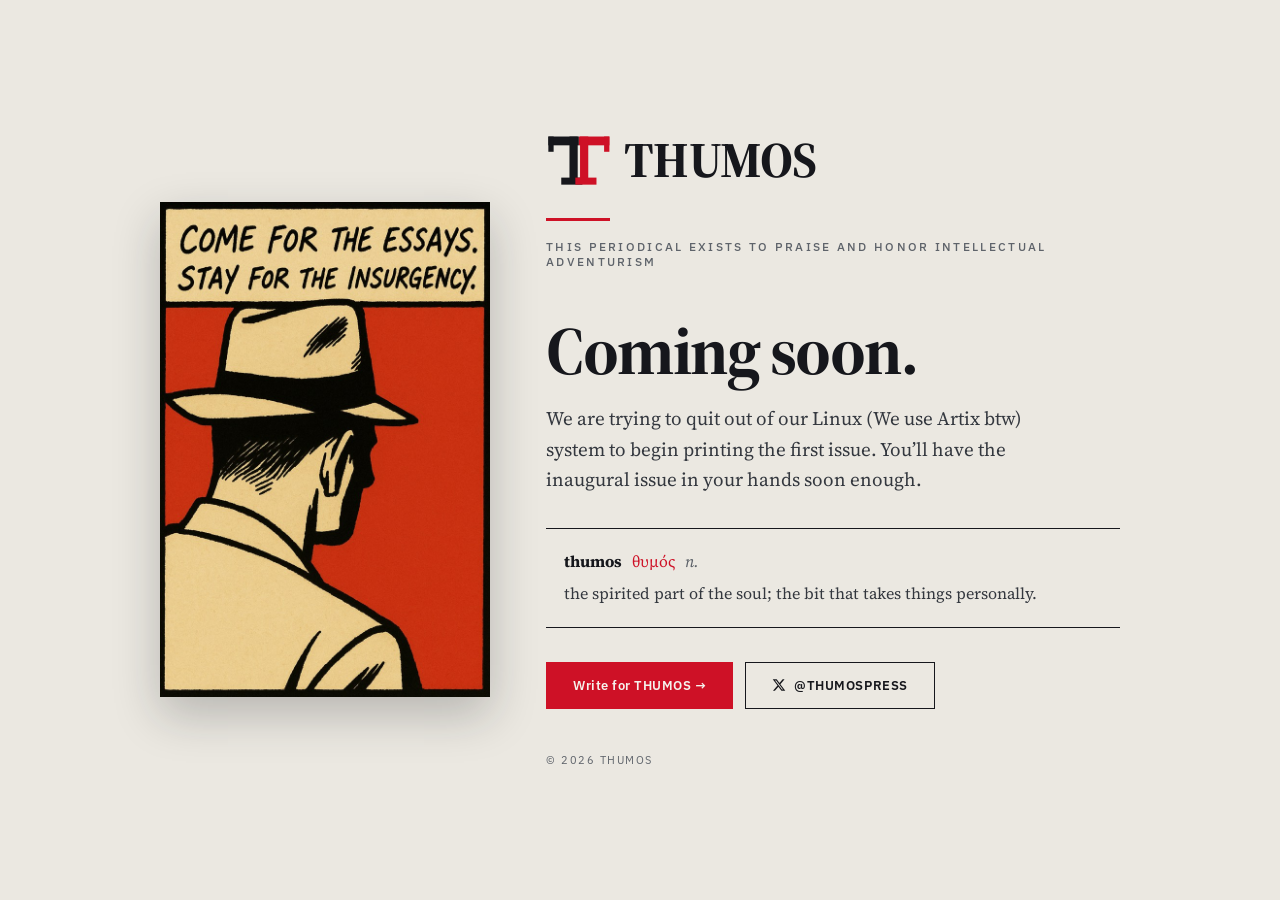
<file: index.html>
<!DOCTYPE html>
<html lang="en">
<head>
<meta charset="utf-8">
<meta name="viewport" content="width=device-width, initial-scale=1">
<title>THUMOS — Coming soon</title>
<meta name="description" content="THUMOS — this periodical exists to praise and honor intellectual adventurism. The first issue is in preparation.">

<link rel="canonical" href="https://thumospress.com/">
<meta property="og:type" content="website">
<meta property="og:site_name" content="THUMOS">
<meta property="og:title" content="THUMOS — Coming soon">
<meta property="og:description" content="This periodical exists to praise and honor intellectual adventurism. The inaugural issue is on its way.">
<meta property="og:url" content="https://thumospress.com/">
<meta property="og:image" content="https://thumospress.com/icon-512.png">
<meta name="twitter:card" content="summary">
<meta name="twitter:site" content="@THUMOSPRESS">
<meta name="twitter:title" content="THUMOS — Coming soon">
<meta name="twitter:description" content="This periodical exists to praise and honor intellectual adventurism.">
<meta name="twitter:image" content="https://thumospress.com/icon-512.png">

<link rel="manifest" href="manifest.json">
<meta name="theme-color" content="#EBE8E1">
<link rel="icon" type="image/png" sizes="32x32" href="favicon-32.png">
<link rel="icon" type="image/png" sizes="192x192" href="icon-192.png">
<link rel="apple-touch-icon" href="apple-touch-icon.png">

<link rel="preconnect" href="https://fonts.googleapis.com">
<link rel="preconnect" href="https://fonts.gstatic.com" crossorigin>
<link href="https://fonts.googleapis.com/css2?family=Source+Serif+4:ital,opsz,wght@0,8..60,400;0,8..60,600;0,8..60,700;1,8..60,400&family=IBM+Plex+Sans:wght@400;500;600&display=swap" rel="stylesheet">
<link rel="stylesheet" href="styles.css">
</head>
<body class="holding">

<main class="holding-wrap">
  <div class="holding-inner">

    <figure class="hb-poster">
      <img src="come-for-the-essays.jpg"
           width="680" height="1020"
           alt="Poster: a man in a fedora seen from behind against a red ground, above the words “Come for the essays. Stay for the insurgency.”"
           onerror="this.closest('.hb-poster').hidden = true">
    </figure>

    <div class="hb-brand">
    <a class="brand" href="./">
      <svg class="mono" viewBox="4 2 112 92" role="img" aria-label="THUMOS">
        <g class="mono-a">
          <rect x="8" y="8" width="52" height="15"/>
          <rect x="8" y="8" width="9" height="26"/>
          <rect x="44" y="8" width="14" height="80"/>
          <rect x="30" y="78" width="36" height="12"/>
        </g>
        <g class="mono-b">
          <rect x="60" y="8" width="52" height="15"/>
          <rect x="103" y="8" width="9" height="26"/>
          <rect x="62" y="8" width="14" height="80"/>
          <rect x="54" y="78" width="36" height="12"/>
        </g>
      </svg>
      <span class="brand-word">THUMOS</span>
    </a>

    <div class="brand-rule"></div>
    <div class="brand-tag">This periodical exists to praise and honor intellectual adventurism</div>
    </div>

    <div class="hb-copy">

    <h1 class="holding-title">Coming soon.</h1>

    <p class="holding-dek">
      We are trying to quit out of our Linux (We use Artix btw) system to begin
      printing the first issue. You’ll have the inaugural issue in your hands
      soon enough.
    </p>

    <div class="definition">
      <span class="def-word">thumos</span>
      <span class="def-greek">θυμός</span>
      <span class="def-pos">n.</span>
      <span class="def-body">the spirited part of the soul; the bit that takes things personally.</span>
    </div>

    <div class="holding-actions">
      <a class="btn-red" href="write.html">Write for THUMOS →</a>
      <a class="btn-ghost" href="https://x.com/THUMOSPRESS" target="_blank" rel="noopener noreferrer">
        <svg viewBox="0 0 24 24" width="14" height="14" fill="currentColor" aria-hidden="true">
          <path d="M18.244 2.25h3.308l-7.227 8.26 8.502 11.24H16.17l-5.214-6.817L4.99 21.75H1.68l7.73-8.835L1.254 2.25H8.08l4.713 6.231zm-1.161 17.52h1.833L7.084 4.126H5.117z"/>
        </svg>
        @THUMOSPRESS
      </a>
    </div>

    <div class="holding-foot">© 2026 THUMOS</div>

    </div>

  </div>
</main>

<script src="cleanup.js"></script>
</body>
</html>
</file>
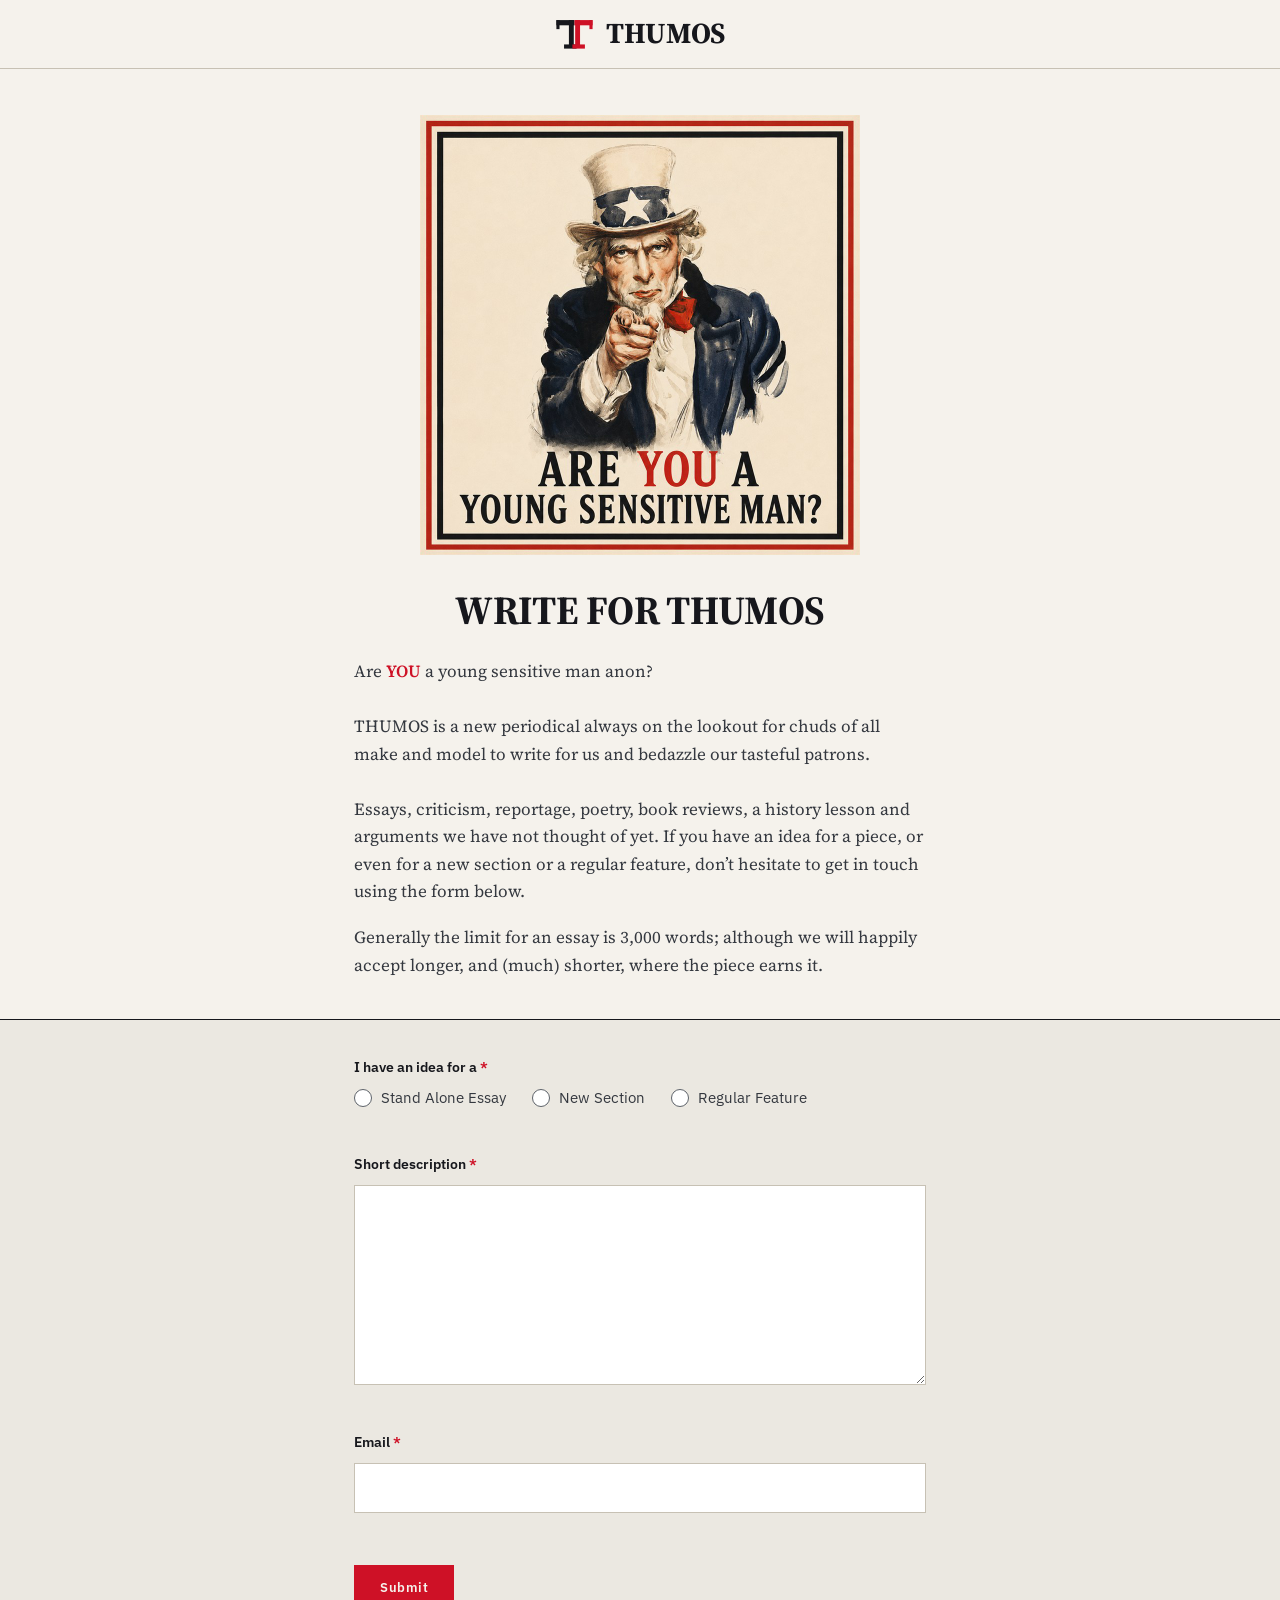
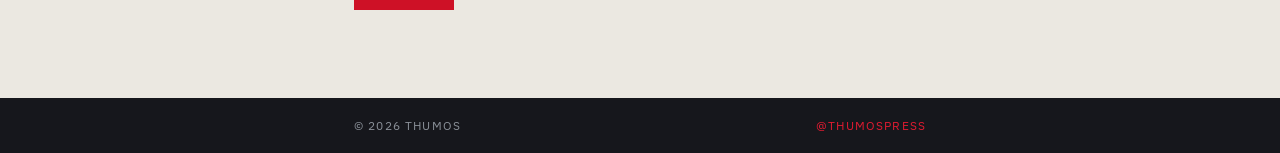
<file: write.html>
<!DOCTYPE html>
<html lang="en">
<head>
<meta charset="utf-8">
<meta name="viewport" content="width=device-width, initial-scale=1">
<title>Write for THUMOS</title>
<meta name="description" content="THUMOS is looking for contributors — essays, criticism, reportage, poetry, book reviews and arguments we have not thought of yet. Pitch us here.">

<link rel="canonical" href="https://thumospress.com/write.html">
<meta property="og:type" content="website">
<meta property="og:site_name" content="THUMOS">
<meta property="og:title" content="Write for THUMOS">
<meta property="og:description" content="Always on the lookout for essays, criticism, reportage, poetry, book reviews and arguments we have not thought of yet. Tell us your idea.">
<meta property="og:url" content="https://thumospress.com/write.html">
<meta property="og:image" content="https://thumospress.com/icon-512.png">
<meta name="twitter:card" content="summary">
<meta name="twitter:site" content="@THUMOSPRESS">
<meta name="twitter:title" content="Write for THUMOS">
<meta name="twitter:description" content="We are looking for contributors. Tell us your idea.">
<meta name="twitter:image" content="https://thumospress.com/icon-512.png">

<link rel="manifest" href="manifest.json">
<meta name="theme-color" content="#EBE8E1">
<link rel="icon" type="image/png" sizes="32x32" href="favicon-32.png">
<link rel="icon" type="image/png" sizes="192x192" href="icon-192.png">
<link rel="apple-touch-icon" href="apple-touch-icon.png">

<link rel="preconnect" href="https://fonts.googleapis.com">
<link rel="preconnect" href="https://fonts.gstatic.com" crossorigin>
<link href="https://fonts.googleapis.com/css2?family=Source+Serif+4:ital,opsz,wght@0,8..60,400;0,8..60,600;0,8..60,700;1,8..60,400&family=IBM+Plex+Sans:wght@400;500;600&display=swap" rel="stylesheet">
<link rel="stylesheet" href="styles.css">
</head>
<body>

<header class="topbar">
  <a class="brand small" href="./">
    <svg class="mono" viewBox="4 2 112 92" role="img" aria-label="THUMOS">
      <g class="mono-a">
        <rect x="8" y="8" width="52" height="15"/>
        <rect x="8" y="8" width="9" height="26"/>
        <rect x="44" y="8" width="14" height="80"/>
        <rect x="30" y="78" width="36" height="12"/>
      </g>
      <g class="mono-b">
        <rect x="60" y="8" width="52" height="15"/>
        <rect x="103" y="8" width="9" height="26"/>
        <rect x="62" y="8" width="14" height="80"/>
        <rect x="54" y="78" width="36" height="12"/>
      </g>
    </svg>
    <span class="brand-word">THUMOS</span>
  </a>
</header>

<!-- ============ Intro ============ -->
<section class="intro-band">
  <div class="col">

    <!-- If the file is missing the figure hides itself rather than
         leaving a broken-image box on the page. -->
    <figure class="poster">
      <img src="young-sensitive-man.jpg"
           width="880" height="880"
           alt="Recruitment poster: Uncle Sam points at the reader above the words “Are you a young sensitive man?”"
           onerror="this.closest('.poster').hidden = true">
    </figure>

    <h1 class="page-title">Write for THUMOS</h1>

    <p>
      Are <span class="you">YOU</span> a young sensitive man anon? 
      <br>
      <br>
      THUMOS is a new periodical always on the lookout for chuds of all make and model to write for
      us and bedazzle our tasteful patrons. 
      <br>
      <br>
      Essays, criticism, reportage, poetry, book reviews, a history lesson and arguments we have not thought of yet. If
      you have an idea for a piece, or even for a new section or a regular feature,
      don’t hesitate to get in touch using the form below.
    </p>

    <p>
      Generally the limit for an essay is 3,000 words; although we will happily
      accept longer, and (much) shorter, where the piece earns it.
    </p>
  </div>
</section>

<div class="hard-rule"></div>

<!-- ============ Form ============ -->
<section class="form-band">
  <div class="col">

    <form id="pitch-form"
          action="https://formsubmit.co/submission@thumospress.com"
          method="POST"
          novalidate>

      <!-- Bot trap: real people never see or fill this. -->
      <input type="text" name="_honey" class="honey" tabindex="-1" autocomplete="off" aria-hidden="true">
      <input type="hidden" name="_subject" value="THUMOS — new pitch">
      <input type="hidden" name="_template" value="table">
      <input type="hidden" name="_captcha" value="false">

      <fieldset class="field">
        <legend class="lab">I have an idea for a <span class="req">*</span></legend>
        <div class="radios">
          <label class="radio">
            <input type="radio" name="Idea for" value="Stand Alone Essay">
            <span>Stand Alone Essay</span>
          </label>
          <label class="radio">
            <input type="radio" name="Idea for" value="New Section">
            <span>New Section</span>
          </label>
          <label class="radio">
            <input type="radio" name="Idea for" value="Regular Feature">
            <span>Regular Feature</span>
          </label>
        </div>
        <div class="err" data-err="idea"></div>
      </fieldset>

      <div class="field">
        <label class="lab" for="description">Short description <span class="req">*</span></label>
        <textarea id="description" name="Description" rows="7"></textarea>
        <div class="err" data-err="description"></div>
      </div>

      <div class="field">
        <label class="lab" for="email">Email <span class="req">*</span></label>
        <input id="email" name="Email" type="email" autocomplete="email">
        <div class="err" data-err="email"></div>
      </div>

      <button class="btn-red submit" type="submit" id="pitch-submit">Submit</button>

      <div class="form-status" id="form-status" role="status" aria-live="polite"></div>
    </form>

    <div class="thanks" id="thanks" hidden>
      <div class="thanks-t">Thank you — your idea is with us.</div>
      <div class="thanks-d">
        We read everything that comes in and reply when a piece is right for us.
        If you would rather write to a person, we are at
        <a href="mailto:submission@thumospress.com">submission@thumospress.com</a>.
      </div>
      <a class="btn-ghost" href="./">← Back to THUMOS</a>
    </div>

  </div>
</section>

<footer class="foot">
  <div class="col foot-inner">
    <span>© 2026 THUMOS</span>
    <a href="https://x.com/THUMOSPRESS" target="_blank" rel="noopener noreferrer">@THUMOSPRESS</a>
  </div>
</footer>

<script src="form.js"></script>
<script src="cleanup.js"></script>
</body>
</html>
</file>
<file: styles.css>
/* ============================================================
   THUMOS — holding page + submissions
   ============================================================ */

:root {
  --ink: #16171C;
  --paper: #EBE8E1;
  --cream: #F5F2EC;
  --white: #FFFFFF;
  --body-ink: #34383F;
  --gray: #5E636A;
  --border: #C7C1B4;
  --red: #CE1126;
  --red-hot: #E11B31;
  --on-red: #F5F2EC;

  --serif: 'Source Serif 4', Georgia, serif;
  --sans: 'IBM Plex Sans', system-ui, sans-serif;
}

* { box-sizing: border-box; }

body {
  margin: 0;
  background: var(--paper);
  color: var(--ink);
  font-family: var(--serif);
  -webkit-font-smoothing: antialiased;
}

a { color: inherit; text-decoration: none; }
::selection { background: var(--red); color: var(--on-red); }
:focus-visible { outline: 2px solid var(--red); outline-offset: 3px; }

/* Centred reading column, shared by both pages. */
.col { max-width: 620px; margin: 0 auto; padding: 0 24px; }

/* ============ Brand ============ */

/* The monogram has ONE colourway: ink T + red T, on a light ground.
   Never recolour it to suit a background — if a background fights the
   logo, change the background. Every surface the logo sits on is light
   for exactly this reason. */
.brand { display: inline-flex; align-items: center; gap: 12px; }
.brand .mono { height: 54px; width: auto; display: block; }
.brand .mono-a { fill: var(--ink); }
.brand .mono-b { fill: var(--red); }
.brand .brand-word {
  color: var(--ink);
  font-weight: 700;
  font-size: 50px;
  letter-spacing: -.01em;
  line-height: .8;
}
.brand.small .mono { height: 32px; }
.brand.small .brand-word { font-size: 29px; }

/* ============ Holding page ============ */

body.holding { background: var(--paper); color: var(--ink); }

.holding-wrap {
  min-height: 100vh;
  min-height: 100svh;
  display: flex;
  align-items: center;
  justify-content: center;
  padding: 48px 24px;
}
/* Poster on the left, brand and copy stacked on the right. The poster
   spans both rows so it stays optically centred against the text. */
.holding-inner {
  max-width: 960px;
  width: 100%;
  display: grid;
  grid-template-columns: 330px 1fr;
  grid-template-areas:
    "poster brand"
    "poster copy";
  align-content: center;
  column-gap: 56px;
  text-align: left;
}

.hb-poster { grid-area: poster; align-self: center; margin: 0; }
.hb-poster[hidden] { display: none; }
.hb-poster img {
  display: block;
  width: 100%;
  height: auto;
  box-shadow: 0 18px 44px rgba(22, 23, 28, .24);
}

.hb-brand { grid-area: brand; }
.hb-copy { grid-area: copy; margin-top: 26px; }

.brand-rule {
  width: 64px;
  height: 3px;
  background: var(--red);
  margin: 26px 0 0;
}
.brand-tag {
  font-family: var(--sans);
  font-size: 11.5px;
  font-weight: 500;
  letter-spacing: .2em;
  text-transform: uppercase;
  color: var(--gray);
  margin-top: 18px;
}

.holding-title {
  font-weight: 700;
  font-size: 68px;
  line-height: 1;
  letter-spacing: -.03em;
  margin: 22px 0 0;
}
.holding-dek {
  font-size: 19px;
  line-height: 1.6;
  color: var(--body-ink);
  margin: 18px 0 0;
  max-width: 480px;
  text-wrap: pretty;
}

.definition {
  border-top: 1px solid var(--ink);
  border-bottom: 1px solid var(--ink);
  padding: 20px 18px;
  margin: 34px 0 0;
  font-size: 16px;
  line-height: 1.6;
  color: var(--body-ink);
}
.definition .def-word { font-weight: 700; color: var(--ink); }
.definition .def-greek { color: var(--red); margin-left: 6px; }
.definition .def-pos { font-style: italic; margin-left: 6px; color: var(--gray); }
.definition .def-body { display: block; margin-top: 6px; }

.holding-actions {
  display: flex;
  gap: 12px;
  justify-content: flex-start;
  flex-wrap: wrap;
  margin-top: 34px;
}

.holding-foot {
  font-family: var(--sans);
  font-size: 11px;
  letter-spacing: .14em;
  text-transform: uppercase;
  color: var(--gray);
  margin-top: 44px;
}

/* ============ Buttons ============ */

.btn-red,
.btn-ghost {
  display: inline-flex;
  align-items: center;
  gap: 8px;
  font-family: var(--sans);
  font-size: 13px;
  font-weight: 600;
  letter-spacing: .04em;
  padding: 14px 26px;
  border: 1.5px solid transparent;
  transition: background-color .15s ease, color .15s ease, border-color .15s ease;
}
.btn-red { background: var(--red); color: var(--on-red); }
.btn-red:hover { background: var(--red-hot); }
.btn-ghost { border-color: var(--ink); color: var(--ink); }
.btn-ghost:hover { background: var(--ink); color: var(--paper); }

/* ============ Write page ============ */

.topbar {
  background: var(--cream);
  padding: 18px 24px;
  display: flex;
  justify-content: center;
  border-bottom: 1px solid var(--border);
}

.intro-band { background: var(--cream); padding: 46px 0 40px; }

/* The poster carries its own red-and-black border, so it needs no frame
   here — its cream ground sits almost flush with the page. */
.poster { margin: 0 0 34px; }
.poster[hidden] { display: none; }
.poster img {
  display: block;
  width: 100%;
  max-width: 440px;
  height: auto;
  margin: 0 auto;
}

.page-title {
  font-weight: 700;
  font-size: 40px;
  line-height: 1.08;
  letter-spacing: -.01em;
  text-transform: uppercase;
  text-align: center;
  margin: 0 0 26px;
  text-wrap: balance;
}
.intro-band p {
  font-size: 17px;
  line-height: 1.62;
  color: var(--body-ink);
  margin: 0 0 18px;
}
/* Picks up the red "YOU" from the poster directly above. */
.intro-band .you { color: var(--red); font-weight: 600; }
.intro-band p:last-child { margin-bottom: 0; }

.hard-rule { border-top: 1px solid var(--ink); }

.form-band { background: var(--paper); padding: 38px 0 54px; }

/* ============ Form ============ */

.field { margin: 0 0 26px; padding: 0; border: 0; }

.lab {
  display: block;
  font-family: var(--sans);
  font-size: 14px;
  font-weight: 600;
  color: var(--ink);
  margin-bottom: 12px;
  padding: 0;
}
.req { color: var(--red); }

.radios { display: flex; flex-wrap: wrap; gap: 10px 26px; }
.radio {
  display: inline-flex;
  align-items: center;
  gap: 9px;
  font-family: var(--sans);
  font-size: 15px;
  color: var(--body-ink);
  cursor: pointer;
}
.radio input {
  appearance: none;
  -webkit-appearance: none;
  width: 18px;
  height: 18px;
  margin: 0;
  border: 1.5px solid var(--gray);
  border-radius: 50%;
  background: var(--white);
  display: grid;
  place-content: center;
  cursor: pointer;
  transition: border-color .15s ease;
}
.radio input::before {
  content: '';
  width: 9px;
  height: 9px;
  border-radius: 50%;
  transform: scale(0);
  background: var(--red);
  transition: transform .12s ease;
}
.radio input:checked { border-color: var(--red); }
.radio input:checked::before { transform: scale(1); }
.radio:hover input { border-color: var(--red); }

textarea,
input[type="email"],
input[type="text"] {
  width: 100%;
  padding: 12px 14px;
  border: 1px solid var(--border);
  background: var(--white);
  color: var(--ink);
  font-family: var(--serif);
  font-size: 16px;
  line-height: 1.55;
  transition: border-color .15s ease;
}
textarea { resize: vertical; min-height: 130px; display: block; }
textarea:focus,
input[type="email"]:focus { border-color: var(--red); outline: none; }
.field.bad textarea,
.field.bad input[type="email"] { border-color: var(--red); }

.err {
  font-family: var(--sans);
  font-size: 12.5px;
  color: var(--red);
  min-height: 16px;
  margin-top: 6px;
}

.submit { margin-top: 4px; border: 0; cursor: pointer; }
.submit[disabled] { opacity: .6; cursor: progress; }

.form-status {
  font-family: var(--sans);
  font-size: 13px;
  line-height: 1.6;
  color: var(--gray);
  margin-top: 14px;
  min-height: 20px;
}
.form-status.bad { color: var(--red); }

/* Honeypot — off-screen, never focusable. */
.honey {
  position: absolute;
  left: -9999px;
  width: 1px;
  height: 1px;
  opacity: 0;
  pointer-events: none;
}

/* ============ Thank you ============ */

.thanks {
  border-left: 4px solid var(--red);
  background: var(--cream);
  border-top: 1px solid var(--border);
  border-right: 1px solid var(--border);
  border-bottom: 1px solid var(--border);
  padding: 30px 30px 32px;
}
.thanks[hidden] { display: none; }
.thanks-t { font-weight: 700; font-size: 27px; line-height: 1.15; }
.thanks-d { font-size: 16.5px; line-height: 1.6; color: var(--body-ink); margin-top: 10px; }
.thanks-d a { color: var(--red); font-weight: 600; }
.thanks .btn-ghost { margin-top: 20px; }

/* ============ Footer ============ */

.foot { background: var(--ink); color: #8A9098; padding: 20px 0; }
.foot-inner {
  display: flex;
  justify-content: space-between;
  gap: 16px;
  flex-wrap: wrap;
  font-family: var(--sans);
  font-size: 11.5px;
  letter-spacing: .1em;
  text-transform: uppercase;
}
.foot a { color: var(--red-hot); }
.foot a:hover { color: var(--paper); }

/* ============ Responsive ============ */

/* Below this the two columns stack and the page re-centres. */
@media (max-width: 860px) {
  .holding-inner {
    grid-template-columns: 1fr;
    grid-template-areas:
      "brand"
      "poster"
      "copy";
    max-width: 480px;
    column-gap: 0;
    text-align: center;
  }
  .hb-poster { margin: 32px auto 0; max-width: 300px; }
  .hb-copy { margin-top: 30px; }
  .brand-rule { margin-left: auto; margin-right: auto; }
  .holding-dek { margin-left: auto; margin-right: auto; }
  .holding-actions { justify-content: center; }
}

@media (max-width: 620px) {
  .brand .mono { height: 42px; }
  .brand .brand-word { font-size: 38px; }
  .holding-title { font-size: 46px; }
  .holding-dek { font-size: 17px; }
  .page-title { font-size: 29px; }
  .holding-actions { flex-direction: column; }
  .holding-actions .btn-red,
  .holding-actions .btn-ghost { justify-content: center; }
  .radios { flex-direction: column; gap: 12px; }
}

@media (prefers-reduced-motion: reduce) {
  *, *::before, *::after { transition-duration: .001ms !important; }
}
</file>
